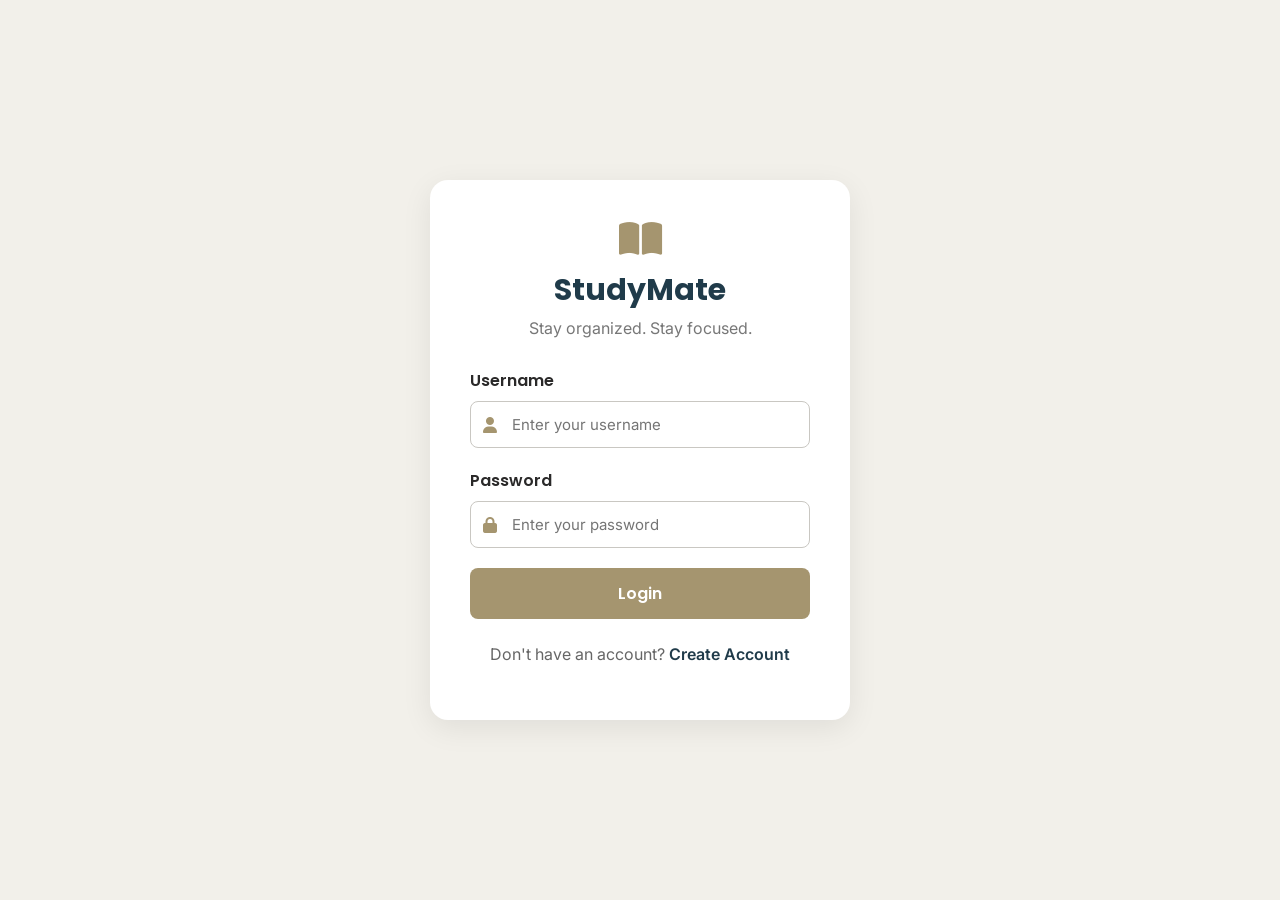
<file: studymate/login/index.html>
<!DOCTYPE html>
<html lang="en">
<head>
    <meta charset="UTF-8">
    <meta name="viewport" content="width=device-width, initial-scale=1.0">
    <title>StudyMate - Login</title>

    <link rel="stylesheet" href="login.css?v=2">
    <link rel="stylesheet" href="https://cdnjs.cloudflare.com/ajax/libs/font-awesome/6.7.2/css/all.min.css">
    <link href="https://fonts.googleapis.com/css2?family=Inter:wght@400;500;600&family=Poppins:wght@500;600;700&display=swap" rel="stylesheet">
</head>

<body>

    <main class="login-container">

        <section class="login-card">

            <div class="login-heading">
                <i class="fa-solid fa-book-open"></i>
                <h1>StudyMate</h1>
                <p>Stay organized. Stay focused.</p>
            </div>

            <form id="login-form">

                <div class="input-group">
                    <label for="username">Username</label>

                    <div class="input-box">
                        <i class="fa-solid fa-user"></i>
                        <input
                            type="text"
                            id="username"
                            name="username"
                            placeholder="Enter your username"
                            required
                        >
                    </div>
                </div>

                <div class="input-group">
                    <label for="password">Password</label>

                    <div class="input-box">
                        <i class="fa-solid fa-lock"></i>
                        <input
                            type="password"
                            id="password"
                            name="password"
                            placeholder="Enter your password"
                            required
                        >
                    </div>
                </div>

                <button type="submit" id="login-button">
                    Login
                </button>

            </form>

            <p class="login-message" id="login-message"></p>

            <p class="signup-text">
                Don't have an account?
                <a href="../register/">Create Account</a>
            </p>

        </section>

    </main>

    <script src="login.js"></script>

</body>
</html>
</file>
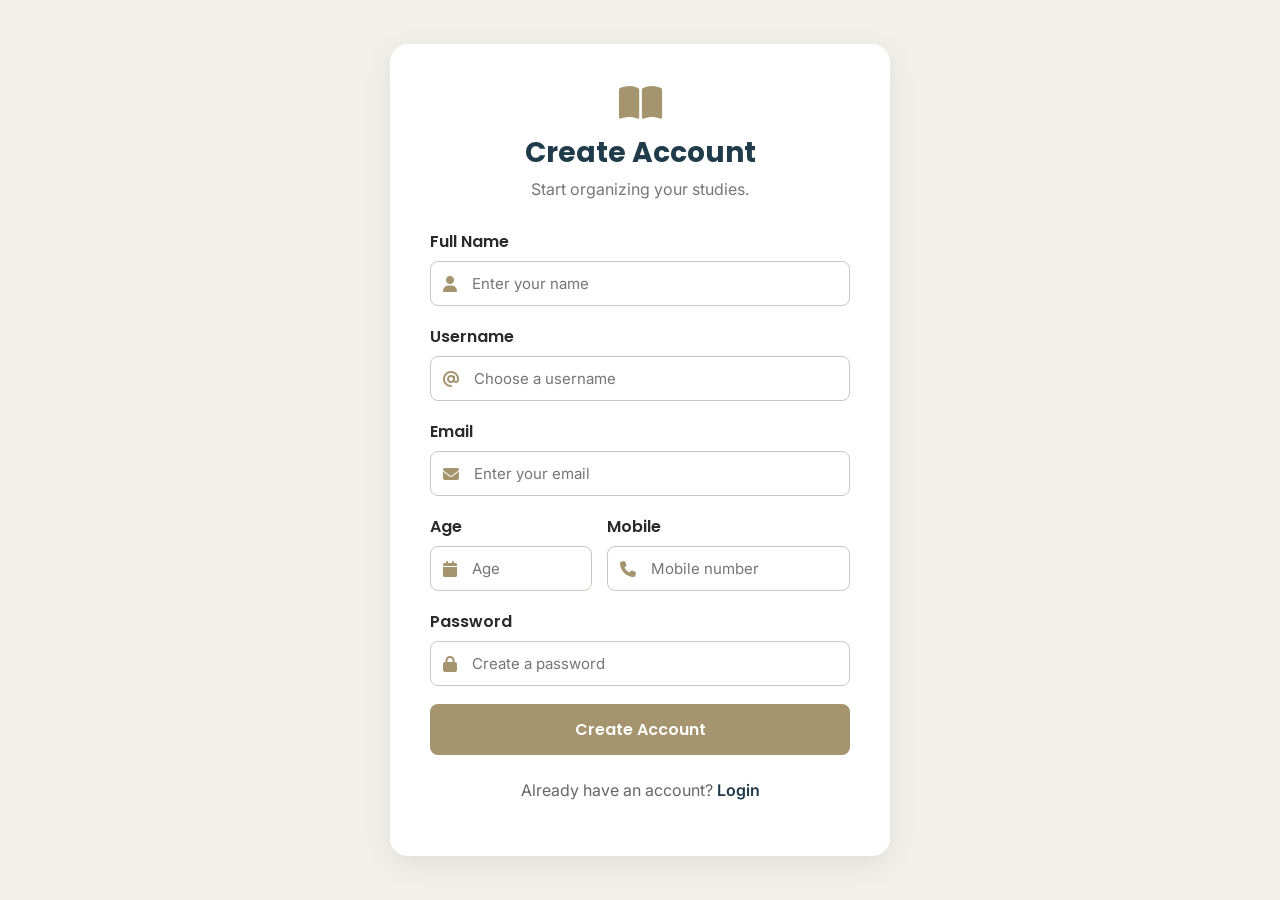
<file: studymate/register/index.html>
<!DOCTYPE html>
<html lang="en">
<head>
    <meta charset="UTF-8">
    <meta name="viewport" content="width=device-width, initial-scale=1.0">
    <title>StudyMate - Create Account</title>

    <link rel="stylesheet" href="register.css">
    <link rel="stylesheet" href="https://cdnjs.cloudflare.com/ajax/libs/font-awesome/6.7.2/css/all.min.css">
    <link href="https://fonts.googleapis.com/css2?family=Inter:wght@400;500;600&family=Poppins:wght@500;600;700&display=swap" rel="stylesheet">
</head>

<body>

    <main class="register-container">

        <section class="register-card">

            <div class="register-heading">
                <i class="fa-solid fa-book-open"></i>
                <h1>Create Account</h1>
                <p>Start organizing your studies.</p>
            </div>

            <form id="register-form">

                <div class="input-group">
                    <label for="name">Full Name</label>
                    <div class="input-box">
                        <i class="fa-solid fa-user"></i>
                        <input
                            type="text"
                            id="name"
                            name="name"
                            placeholder="Enter your name"
                            required
                        >
                    </div>
                </div>

                <div class="input-group">
                    <label for="username">Username</label>
                    <div class="input-box">
                        <i class="fa-solid fa-at"></i>
                        <input
                            type="text"
                            id="username"
                            name="username"
                            placeholder="Choose a username"
                            required
                        >
                    </div>
                </div>

                <div class="input-group">
                    <label for="email">Email</label>
                    <div class="input-box">
                        <i class="fa-solid fa-envelope"></i>
                        <input
                            type="email"
                            id="email"
                            name="email"
                            placeholder="Enter your email"
                            required
                        >
                    </div>
                </div>

                <div class="input-row">

                    <div class="input-group">
                        <label for="age">Age</label>
                        <div class="input-box">
                            <i class="fa-solid fa-calendar"></i>
                            <input
                                type="number"
                                id="age"
                                name="age"
                                placeholder="Age"
                                min="1"
                                required
                            >
                        </div>
                    </div>

                    <div class="input-group">
                        <label for="mobile">Mobile</label>
                        <div class="input-box">
                            <i class="fa-solid fa-phone"></i>
                            <input
                                type="tel"
                                id="mobile"
                                name="mobile"
                                placeholder="Mobile number"
                                required
                            >
                        </div>
                    </div>

                </div>

                <div class="input-group">
                    <label for="password">Password</label>
                    <div class="input-box">
                        <i class="fa-solid fa-lock"></i>
                        <input
                            type="password"
                            id="password"
                            name="password"
                            placeholder="Create a password"
                            required
                        >
                    </div>
                </div>

                <button  id="register-button">
                    Create Account
                </button>

            </form>

            <p class="register-message" id="register-message"></p>

            <p class="login-text">
                Already have an account?
                <a href="../login/">Login</a>
            </p>

        </section>

    </main>

    <script src="register.js"></script>

</body>
</html>
</file>
<file: studymate/login/login.css>
* {
    box-sizing: border-box;
}

body {
    margin: 0;
    min-height: 100vh;
    background-color: #F2F0EA;
    font-family: 'Inter', sans-serif;
    color: #2a2929;
}

.login-container {
    min-height: 100vh;
    display: flex;
    justify-content: center;
    align-items: center;
    padding: 20px;
}

.login-card {
    width: min(100%, 420px);
    background-color: white;
    padding: 40px;
    border-radius: 18px;
    box-shadow: 0 8px 30px rgba(0, 0, 0, 0.08);
}

.login-heading {
    text-align: center;
    margin-bottom: 30px;
}

.login-heading i {
    font-size: 38px;
    color: #A5956F;
}

.login-heading h1 {
    margin: 10px 0 5px;
    font-family: 'Poppins', sans-serif;
    font-size: 30px;
    color: #203B4A;
}

.login-heading p {
    margin: 0;
    color: #777;
}

.input-group {
    margin-bottom: 20px;
}

.input-group label {
    display: block;
    margin-bottom: 8px;
    font-family: 'Poppins', sans-serif;
    font-weight: 600;
}

.input-box {
    display: flex;
    align-items: center;
    gap: 10px;
    border: 1px solid #c9c7c2;
    border-radius: 8px;
    padding: 0 12px;
}

.input-box i {
    color: #A5956F;
}

.input-box input {
    width: 100%;
    border: none;
    outline: none;
    padding: 13px 5px;
    font-size: 15px;
    font-family: 'Inter', sans-serif;
    background: transparent;
}

#login-button {
    width: 100%;
    border: none;
    border-radius: 8px;
    padding: 13px;
    background-color: #A5956F;
    color: white;
    font-family: 'Poppins', sans-serif;
    font-size: 16px;
    font-weight: 600;
    cursor: pointer;
    transition: 0.3s ease;
}

#login-button:hover {
    background-color: #8f805d;
}

.login-message {
    text-align: center;
    margin: 15px 0 0;
}

.signup-text {
    text-align: center;
    margin-top: 25px;
    color: #666;
}

.signup-text a {
    color: #203B4A;
    font-weight: 600;
    text-decoration: none;
}
.card-main {
    position: fixed;
    top: 0;
    left: 0;
    width: 100%;
    height: 100vh;
    background-color: rgba(32, 59, 74, 0.4);
    backdrop-filter: blur(8px);
    display: flex;
    justify-content: center;
    align-items: center;
    z-index: 9999;
    padding: 20px;
    animation: fadeIn 0.3s ease forwards;
}

.success-card, 
.error-card {
    width: min(100%, 400px);
    padding: 30px;
    border-radius: 14px;
    text-align: center;
    box-shadow: 0 10px 40px rgba(0, 0, 0, 0.15);
    animation: scaleUp 0.3s cubic-bezier(0.34, 1.56, 0.64, 1) forwards;
}

.card-main h3 {
    margin: 0 0 10px 0;
    font-family: 'Poppins', sans-serif;
    font-size: 22px;
}

.card-main p {
    margin: 0 0 20px 0;
    font-family: 'Inter', sans-serif;
    font-size: 15px;
    color: #555;
}

.card-main a {
    display: inline-block;
    padding: 10px 24px;
    border-radius: 6px;
    font-family: 'Poppins', sans-serif;
    font-weight: 500;
    text-decoration: none;
    transition: background-color 0.2s ease, transform 0.1s ease;
}

.card-main a:active {
    transform: scale(0.98);
}

.success-card {
    background-color: #EBF7EE; 
    border: 1px solid #C3E6CB;
}

.success-card h3 {
    color: #155724; 
}

.error-card {
    background-color: #FFFFFF; 
    border: 1px solid #F5C6CB;
}

.error-card h3 {
    color: #DC3545; 
}

.error-card a {
    background-color: #007BFF; 
    color: #FFFFFF;
}

.error-card a:hover {
    background-color: #0056B3; 
}

@keyframes fadeIn {
    from { opacity: 0; }
    to { opacity: 1; }
}

@keyframes scaleUp {
    from {
        opacity: 0;
        transform: scale(0.9);
    }
    to {
        opacity: 1;
        transform: scale(1);
    }
}

@media (max-width: 480px) {
    .login-card {
        padding: 30px 22px;
    }
}
</file>
<file: studymate/register/register.css>
* {
    box-sizing: border-box;
}

body {
    margin: 0;
    min-height: 100vh;
    background-color: #F2F0EA;
    font-family: 'Inter', sans-serif;
    color: #2a2929;
}

.register-container {
    min-height: 100vh;
    display: flex;
    justify-content: center;
    align-items: center;
    padding: 25px;
}

.register-card {
    width: min(100%, 500px);
    background-color: white;
    padding: 40px;
    border-radius: 18px;
    box-shadow: 0 8px 30px rgba(0, 0, 0, 0.08);
}

.register-heading {
    text-align: center;
    margin-bottom: 30px;
}

.register-heading i {
    font-size: 38px;
    color: #A5956F;
}

.register-heading h1 {
    margin: 10px 0 5px;
    font-family: 'Poppins', sans-serif;
    font-size: 28px;
    color: #203B4A;
}

.register-heading p {
    margin: 0;
    color: #777;
}

.input-group {
    margin-bottom: 18px;
}

.input-group label {
    display: block;
    margin-bottom: 7px;
    font-family: 'Poppins', sans-serif;
    font-weight: 600;
}

.input-box {
    display: flex;
    align-items: center;
    gap: 10px;
    border: 1px solid #c9c7c2;
    border-radius: 8px;
    padding: 0 12px;
}

.input-box:focus-within {
    border-color: #A0D4E0;
}

.input-box i {
    color: #A5956F;
}

.input-box input {
    width: 100%;
    border: none;
    outline: none;
    padding: 12px 5px;
    font-size: 15px;
    font-family: 'Inter', sans-serif;
    background: transparent;
}

.input-row {
    display: grid;
    grid-template-columns: 1fr 1.5fr;
    gap: 15px;
}

#register-button {
    width: 100%;
    border: none;
    border-radius: 8px;
    padding: 13px;
    background-color: #A5956F;
    color: white;
    font-family: 'Poppins', sans-serif;
    font-size: 16px;
    font-weight: 600;
    cursor: pointer;
    transition: 0.3s ease;
}

#register-button:hover {
    background-color: #8f805d;
}

.register-message {
    text-align: center;
    margin-top: 15px;
}

.login-text {
    text-align: center;
    margin-top: 25px;
    color: #666;
}

.login-text a {
    color: #203B4A;
    font-weight: 600;
    text-decoration: none;
}

.card-main {
    position: fixed;
    top: 0;
    left: 0;
    width: 100%;
    height: 100vh;
    background-color: rgba(32, 59, 74, 0.4);
    backdrop-filter: blur(8px);
    -webkit-backdrop-filter: blur(8px);
    display: flex;
    justify-content: center;
    align-items: center;
    z-index: 1000;
    padding: 20px;
    animation: fadeIn 0.3s ease forwards;
}

.success-card, 
.error-card {
    width: min(100%, 400px);
    padding: 30px;
    border-radius: 14px;
    text-align: center;
    box-shadow: 0 10px 40px rgba(0, 0, 0, 0.15);
    animation: scaleUp 0.3s cubic-bezier(0.34, 1.56, 0.64, 1) forwards;
}

.card-main h3 {
    margin: 0 0 20px 0;
    font-family: 'Poppins', sans-serif;
    font-size: 22px;
}

.card-main a {
    display: inline-block;
    padding: 10px 24px;
    border-radius: 6px;
    font-family: 'Poppins', sans-serif;
    font-weight: 500;
    text-decoration: none;
    transition: background-color 0.2s ease, transform 0.1s ease;
}

.card-main a:active {
    transform: scale(0.98);
}

.success-card {
    background-color: #EBF7EE; 
    border: 1px solid #C3E6CB;
}

.success-card h3 {
    color: #155724; 
}

.success-card a {
    background-color: #4A90E2; 
    color: #FFFFFF;
}

.success-card a:hover {
    background-color: #357ABD; 
}

.error-card {
    background-color: #FFFFFF; 
    border: 1px solid #F5C6CB;
}

.error-card h3 {
    color: #DC3545; 
}

.error-card a {
    background-color: #007BFF; 
    color: #FFFFFF;
}

.error-card a:hover {
    background-color: #0056B3; 
}

@keyframes fadeIn {
    from { opacity: 0; }
    to { opacity: 1; }
}

@keyframes scaleUp {
    from {
        opacity: 0;
        transform: scale(0.9);
    }
    to {
        opacity: 1;
        transform: scale(1);
    }
}

@media (max-width: 520px) {

    .register-card {
        padding: 30px 22px;
    }

    .input-row {
        grid-template-columns: 1fr;
        gap: 0;
    }
}
</file>
